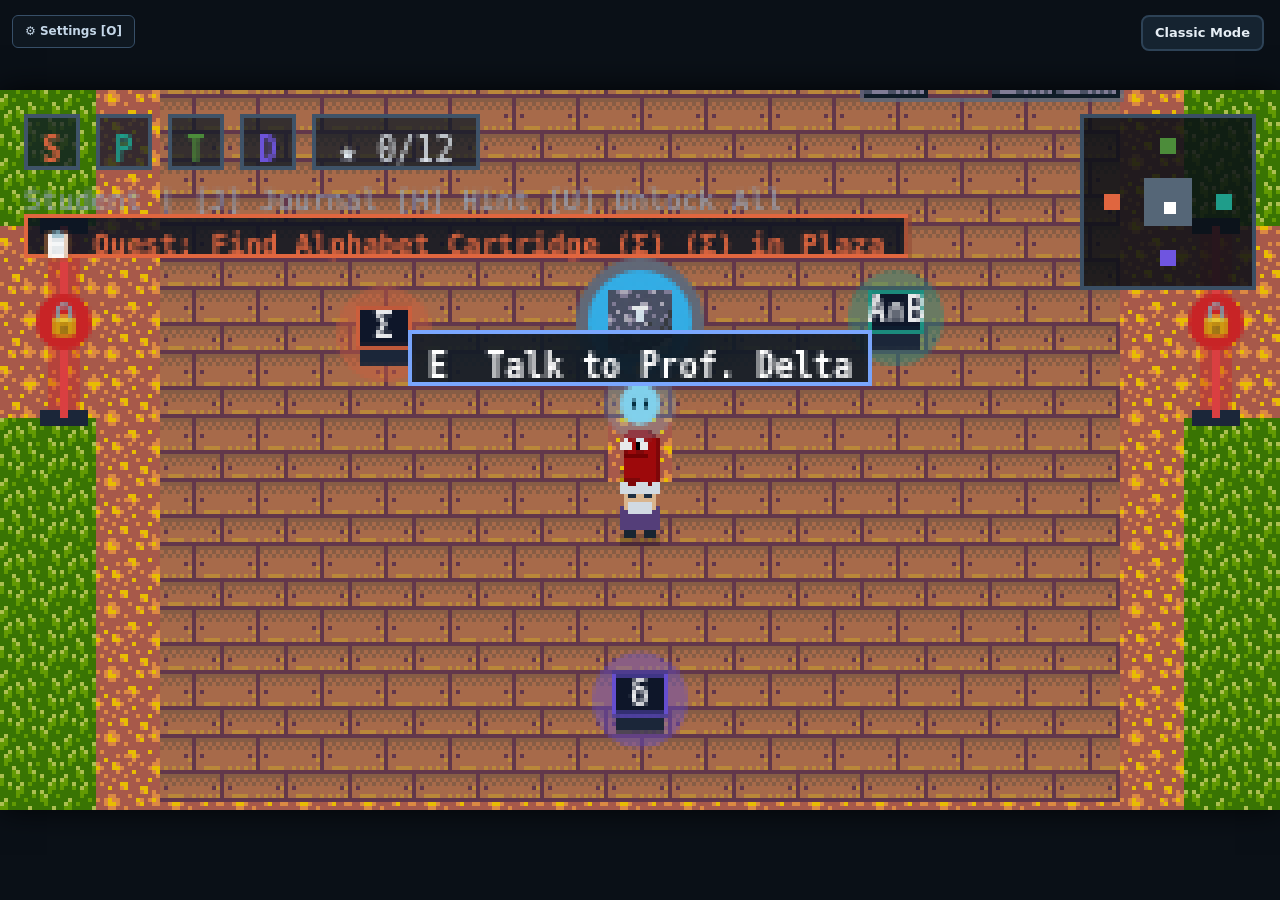
<file: index.html>
<!DOCTYPE html>
<html lang="en">
<head>
  <meta charset="utf-8">
  <meta name="viewport" content="width=device-width, initial-scale=1, viewport-fit=cover">
  <title>Automata City</title>
  <link rel="stylesheet" href="css/style.css">
  <link rel="stylesheet" href="css/game.css">
</head>
<body class="game-active">
  <!-- Mode Switcher & Quick Controls -->
  <div class="top-nav-bar">
    <button id="mode-toggle-btn" class="mode-toggle">Classic Mode</button>
    <button id="quick-settings-btn" class="settings-toggle-btn" aria-label="Game Settings">⚙ Settings [O]</button>
  </div>

  <!-- World Game Canvas View -->
  <div id="game-container">
    <canvas id="game"></canvas>
  </div>

  <!-- Classic Mode & Dialog View Host -->
  <div id="app"></div>

  <!-- Modal Overlays -->
  <div id="exam-modal" class="modal-overlay" role="dialog" aria-modal="true" aria-hidden="true"></div>
  <div id="cert-modal" class="modal-overlay" role="dialog" aria-modal="true" aria-hidden="true"></div>
  <div id="settings-modal" class="modal-overlay" role="dialog" aria-modal="true" aria-hidden="true"></div>

  <!-- On-Screen Touch Controls (Mobile D-Pad & Actions) -->
  <div id="touch-controls" class="touch-controls" aria-hidden="true">
    <div class="touch-dpad">
      <button class="touch-btn touch-up" data-touch="up" aria-label="Up">▲</button>
      <button class="touch-btn touch-left" data-touch="left" aria-label="Left">◀</button>
      <div class="touch-dpad-center"></div>
      <button class="touch-btn touch-right" data-touch="right" aria-label="Right">▶</button>
      <button class="touch-btn touch-down" data-touch="down" aria-label="Down">▼</button>
    </div>
    <div class="touch-actions">
      <button class="touch-btn touch-act touch-act-sub" data-touch="settings" aria-label="Settings">⚙</button>
      <button class="touch-btn touch-act touch-act-sub" data-touch="hint" aria-label="Hint">H</button>
      <button class="touch-btn touch-act touch-act-sub" data-touch="journal" aria-label="Journal">J</button>
      <button class="touch-btn touch-act touch-act-main" data-touch="interact" aria-label="Interact">E</button>
    </div>
  </div>

  <!-- Core Namespace & State -->
  <script src="js/core/ac.js"></script>
  <script src="js/core/progress.js"></script>

  <!-- Engine Modules -->
  <script src="js/engine/render.js"></script>
  <script src="js/engine/loop.js"></script>
  <script src="js/engine/input.js"></script>
  <script src="js/engine/camera.js"></script>
  <script src="js/engine/tilemap.js"></script>
  <script src="js/engine/collide.js"></script>
  <script src="js/engine/audio.js"></script>

  <!-- Pure Theory Logic Modules -->
  <script src="js/logic/strings.js"></script>
  <script src="js/logic/sets.js"></script>
  <script src="js/logic/tree.js"></script>
  <script src="js/logic/dfa.js"></script>
  <script src="js/logic/quiz.js"></script>
  <script src="js/logic/exam-gen.js"></script>

  <!-- Mountable District Views & Lecture Shell -->
  <script src="js/lessons/shell.js"></script>
  <script src="js/lessons/lesson-player.js"></script>
  <script src="js/lessons/drawings.js"></script>
  <script src="js/lessons/str.js"></script>
  <script src="js/lessons/set.js"></script>
  <script src="js/lessons/tree.js"></script>
  <script src="js/lessons/dfa.js"></script>
  <script src="js/lessons/lessons-data.js"></script>

  <!-- World Modules -->
  <script src="js/world/tiles.js"></script>
  <script src="js/world/map-data.js"></script>
  <script src="js/world/districts.js"></script>
  <script src="js/world/quests.js"></script>
  <script src="js/world/triggers.js"></script>
  <script src="js/world/hud.js"></script>
  <script src="js/world/dialogue.js"></script>
  <script src="js/world/shards.js"></script>
  <script src="js/world/journal.js"></script>
  <script src="js/world/npcs.js"></script>
  <script src="js/world/companion.js"></script>
  <script src="js/world/dressing.js"></script>
  <script src="js/world/atmosphere.js"></script>
  <script src="js/world/title.js"></script>
  <script src="js/world/tower.js"></script>
  <script src="js/world/certificate.js"></script>
  <script src="js/world/settings.js"></script>
  <script src="js/world/touch.js"></script>
  <script src="js/world/player.js"></script>
  <script src="js/world/game.js"></script>

  <!-- Classic Mode & Entry Bootstrapper -->
  <script src="js/classic.js"></script>
  <script src="js/main.js"></script>
</body>
</html>
</file>
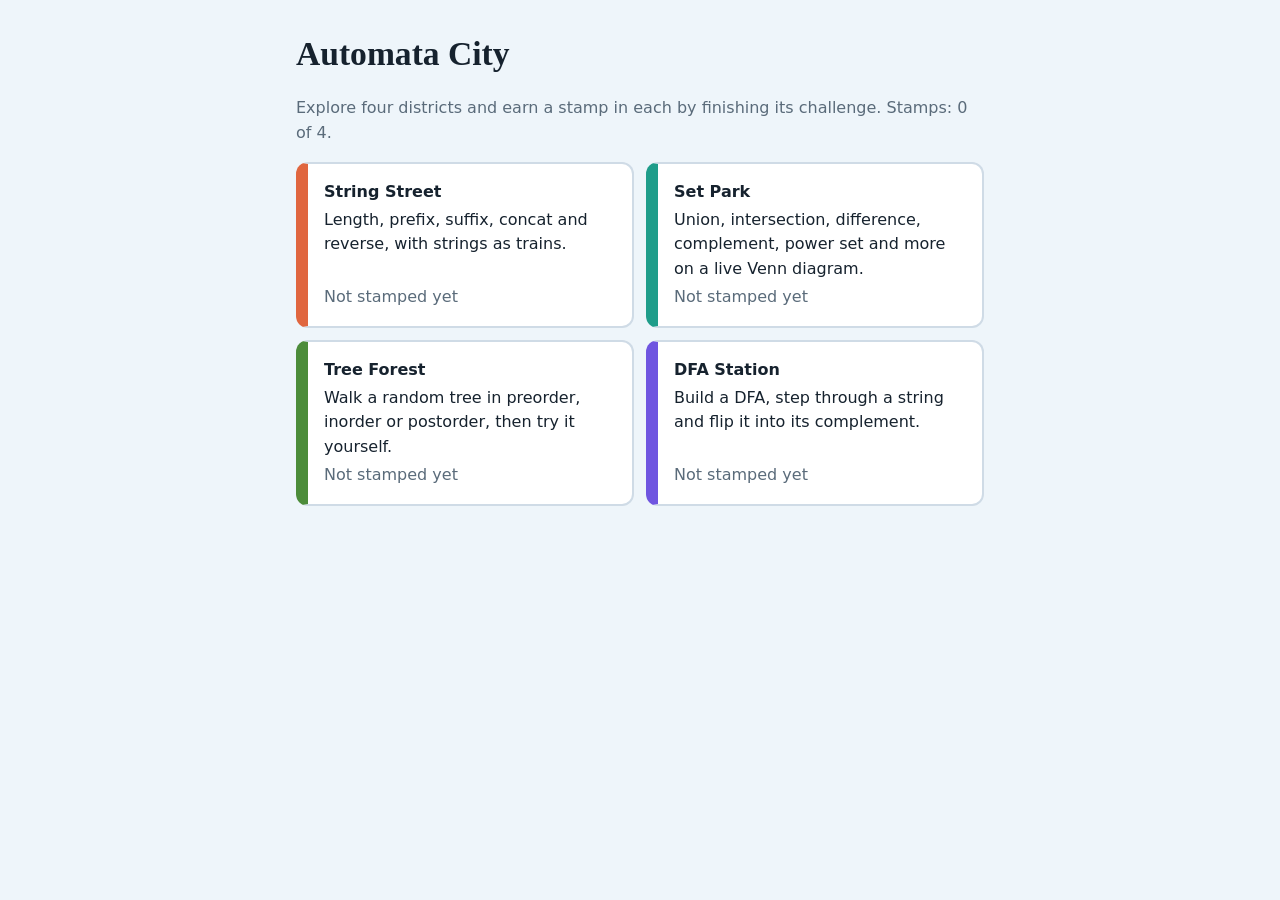
<file: legacy/index.html>
<!doctype html><html><head><meta charset=utf8><meta name=viewport content="width=device-width,initial-scale=1,viewport-fit=cover"><style>:root{color-scheme:light;box-sizing:border-box;padding-top:env(safe-area-inset-top,0px);padding-bottom:env(safe-area-inset-bottom,0px)}html{scroll-padding-top:env(safe-area-inset-top,0px)}body{margin:0;padding:0;font:14px -apple-system,BlinkMacSystemFont,sans-serif;background:#fff;color:#000}img{max-width:100%}[hidden]:not([hidden=until-found i]){display:none!important}</style></head><body>
<!DOCTYPE html>
<html lang="en">
<head>
<meta charset="utf-8">
<meta name="viewport" content="width=device-width, initial-scale=1, viewport-fit=cover">
<title>Automata City</title>
<link rel="stylesheet" href="css/style.css">
</head>
<body>
<div id="app"></div>

<!-- Load order matters: core first, then one file per district, app.js last. -->
<script src="js/core.js"></script>
<script src="js/strings.js"></script>
<script src="js/sets.js"></script>
<script src="js/tree.js"></script>
<script src="js/dfa.js"></script>
<script src="js/app.js"></script>
</body>
</html>

</body></html>
</file>
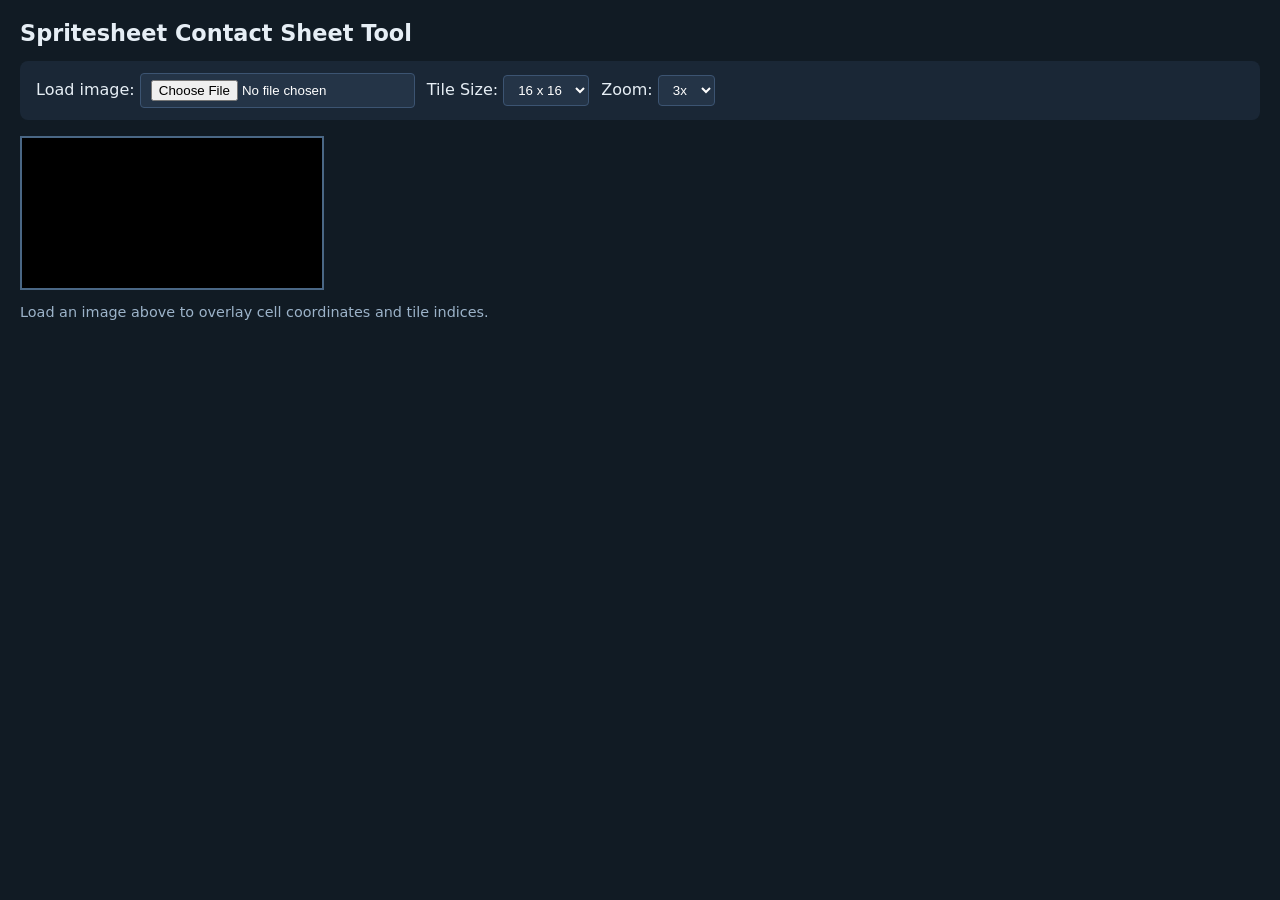
<file: tools/contact-sheet.html>
<!DOCTYPE html>
<html lang="en">
<head>
  <meta charset="UTF-8">
  <title>Automata City — Spritesheet Contact Sheet Tool</title>
  <style>
    body {
      font-family: system-ui, -apple-system, sans-serif;
      background: #111b24;
      color: #e6eef5;
      padding: 20px;
      margin: 0;
    }
    h1 { margin-top: 0; font-size: 1.4rem; }
    .controls {
      display: flex;
      gap: 12px;
      align-items: center;
      margin-bottom: 16px;
      background: #1a2736;
      padding: 12px 16px;
      border-radius: 8px;
    }
    input, button, select {
      background: #243447;
      color: #fff;
      border: 1px solid #3c5472;
      padding: 6px 10px;
      border-radius: 4px;
    }
    .sheet-container {
      position: relative;
      display: inline-block;
      border: 2px solid #4a6785;
      background: #000;
      image-rendering: pixelated;
    }
    canvas {
      display: block;
      image-rendering: pixelated;
    }
    .info {
      margin-top: 10px;
      font-size: 0.9rem;
      color: #9cb3c9;
    }
  </style>
</head>
<body>
  <h1>Spritesheet Contact Sheet Tool</h1>
  <div class="controls">
    <label>Load image: <input type="file" id="file-input" accept="image/*"></label>
    <label>Tile Size:
      <select id="tile-size">
        <option value="16" selected>16 x 16</option>
        <option value="24">16 x 24</option>
        <option value="32">32 x 32</option>
      </select>
    </label>
    <label>Zoom:
      <select id="zoom">
        <option value="2">2x</option>
        <option value="3" selected>3x</option>
        <option value="4">4x</option>
      </select>
    </label>
  </div>
  <div class="sheet-container">
    <canvas id="view-canvas"></canvas>
  </div>
  <div id="info" class="info">Load an image above to overlay cell coordinates and tile indices.</div>

  <script>
    const fileInput = document.getElementById('file-input');
    const tileSizeSelect = document.getElementById('tile-size');
    const zoomSelect = document.getElementById('zoom');
    const canvas = document.getElementById('view-canvas');
    const ctx = canvas.getContext('2d');
    const info = document.getElementById('info');

    let currentImg = null;

    function render() {
      if (!currentImg) return;
      const tw = parseInt(tileSizeSelect.value, 10);
      const th = tw === 24 ? 24 : tw;
      const zoom = parseInt(zoomSelect.value, 10);

      const cols = Math.floor(currentImg.width / tw);
      const rows = Math.floor(currentImg.height / th);

      canvas.width = currentImg.width * zoom;
      canvas.height = currentImg.height * zoom;

      ctx.imageSmoothingEnabled = false;
      ctx.drawImage(currentImg, 0, 0, canvas.width, canvas.height);

      ctx.font = `${Math.max(9, zoom * 3.5)}px monospace`;
      ctx.textAlign = 'center';
      ctx.textBaseline = 'middle';

      for (let r = 0; r < rows; r++) {
        for (let c = 0; c < cols; c++) {
          const idx = r * cols + c;
          const x = c * tw * zoom;
          const y = r * th * zoom;
          const w = tw * zoom;
          const h = th * zoom;

          // Grid line
          ctx.strokeStyle = 'rgba(255, 255, 255, 0.4)';
          ctx.lineWidth = 1;
          ctx.strokeRect(x + 0.5, y + 0.5, w, h);

          // Index tag
          ctx.fillStyle = 'rgba(0, 0, 0, 0.65)';
          ctx.fillRect(x + 2, y + 2, 22 * (zoom / 2), 12 * (zoom / 2));
          ctx.fillStyle = '#fffa65';
          ctx.fillText(idx, x + 12 * (zoom / 2), y + 8 * (zoom / 2));
        }
      }

      info.textContent = `Dimensions: ${currentImg.width}x${currentImg.height}px | Grid: ${cols} cols × ${rows} rows (${cols * rows} tiles total). Click a tile to inspect.`;
    }

    fileInput.addEventListener('change', e => {
      const file = e.target.files[0];
      if (!file) return;
      const reader = new FileReader();
      reader.onload = ev => {
        const img = new Image();
        img.onload = () => {
          currentImg = img;
          render();
        };
        img.src = ev.target.result;
      };
      reader.readAsDataURL(file);
    });

    tileSizeSelect.addEventListener('change', render);
    zoomSelect.addEventListener('change', render);
  </script>
</body>
</html>
</file>
<file: css/style.css>
/* ===== Theme colors (light, dark by system, or forced with data-theme) ===== */
:root{--bg:#eef5fa;--card:#fff;--ink:#16222e;--mut:#5a6b7a;--ln:#cfdbe6;--ac:#2f5fd0;--onac:#fff;--ok:#0d7a52;--bad:#c93434;--pa:#127a6b;--sa:#c4492a;--oncar:#fff;box-sizing:border-box;padding-top:env(safe-area-inset-top,0px);padding-bottom:env(safe-area-inset-bottom,0px)}
@media(prefers-color-scheme:dark){:root:not([data-theme="light"]){--bg:#101b26;--card:#182735;--ink:#e6eef5;--mut:#93a6b6;--ln:#2d4256;--ac:#7aa7ff;--onac:#0b1a33;--ok:#4fdc9d;--bad:#ff7a7a;--pa:#2fb59f;--sa:#ff8c68;--oncar:#0b1a22}}
:root[data-theme="dark"]{--bg:#101b26;--card:#182735;--ink:#e6eef5;--mut:#93a6b6;--ln:#2d4256;--ac:#7aa7ff;--onac:#0b1a33;--ok:#4fdc9d;--bad:#ff7a7a;--pa:#2fb59f;--sa:#ff8c68;--oncar:#0b1a22}

/* ===== Base ===== */
html{scroll-padding-top:env(safe-area-inset-top,0px)}
*{box-sizing:border-box}
body{margin:0;background:var(--bg);color:var(--ink);font:16px/1.55 system-ui,sans-serif}
#app{max-width:720px;margin:0 auto;padding:18px 16px 40px}
h1,h2{font-family:Georgia,serif;margin:.3em 0}
h1{font-size:2.1rem}
.mut{color:var(--mut)}
.bad{color:var(--bad)}
.ok{color:var(--ok)}

/* ===== Controls ===== */
button,select{font:inherit;color:var(--ink);background:var(--card);border:2px solid var(--ln);border-radius:10px;padding:7px 12px;margin:3px 4px 3px 0;cursor:pointer}
button:focus-visible,input:focus-visible,select:focus-visible,.tn:focus-visible{outline:3px solid var(--ac);outline-offset:2px}
.pri,.chip.on{background:var(--ac);color:var(--onac);border-color:var(--ac)}
.chip{width:40px;height:40px;border-radius:50%;padding:0}
input:not([type]){background:var(--card);color:var(--ink);border:2px solid var(--ln);border-radius:8px;padding:6px 8px;font:inherit;width:9.5em}
.f{display:flex;flex-wrap:wrap;gap:6px;align-items:center;margin:8px 0}

/* ===== City map (home screen) ===== */
.map{display:grid;grid-template-columns:repeat(auto-fit,minmax(240px,1fr));gap:12px;margin-top:14px}
.dist{display:flex;flex-direction:column;align-items:flex-start;text-align:left;gap:3px;margin:0;padding:16px;min-height:120px;border-left:12px solid var(--c);border-radius:12px}
.dist em{font-style:normal;margin-top:auto;color:var(--mut)}
.dist.st em{color:var(--ok);font-weight:600}

/* ===== Challenge banner ===== */
.ch{border:2px dashed var(--ln);border-radius:10px;padding:10px 12px;margin:14px 0}
.ch.done{border:2px solid var(--ok);color:var(--ok);font-weight:600}

/* ===== String Street (train cars) ===== */
.row{display:flex;flex-wrap:wrap;gap:3px;margin:4px 0}
.car{font:700 1.1rem/1 Georgia,serif;font-style:normal;min-width:30px;height:34px;display:inline-flex;align-items:center;justify-content:center;border-radius:6px;color:var(--oncar)}
.car.p{background:var(--pa)}
.car.s{background:var(--sa)}
.car.e{background:var(--ln);color:var(--ink)}

/* ===== Tables ===== */
table{border-collapse:collapse;width:100%}
th,td{padding:6px 8px;border:1px solid var(--ln);text-align:center}
.ot{background:var(--card)}
.ot th,.ot td{text-align:left;vertical-align:top}
.ot th{white-space:nowrap}
.sc{overflow-x:auto;background:var(--card);border-radius:10px;margin:8px 0}

/* ===== SVG drawings (Venn, tree, DFA) ===== */
svg{background:var(--card);border:1px solid var(--ln);border-radius:10px;margin:8px 0}
.vc{fill:color-mix(in srgb,var(--ac) 14%,transparent);stroke:var(--ac);stroke-width:2}
.el,.nd{fill:var(--card);stroke:var(--ink);stroke-width:1.5}
.el.hl{fill:var(--ac);stroke:var(--ac)}
.el.cur{stroke:var(--ok);stroke-width:4}
.el.hl+.qn{fill:var(--onac)}
.qn{fill:var(--ink);font:13px system-ui}
.ed{fill:none;stroke:var(--mut);stroke-width:1.5}
.ar{fill:var(--mut)}
.lb{fill:var(--sa);font:700 12px system-ui}
.tn{cursor:pointer}

/* ===== Accessibility ===== */
@media(prefers-reduced-motion:reduce){*{transition:none!important}}
</file>
<file: css/game.css>
/* game.css: Canvas layout, letterboxing, mode toggle, lecture modal, and dialogue cards. */

#game-container {
  position: fixed;
  top: 0;
  left: 0;
  width: 100vw;
  height: 100vh;
  display: flex;
  align-items: center;
  justify-content: center;
  background: #0a1017;
  overflow: hidden;
  z-index: 1;
}

canvas#game {
  display: block;
  image-rendering: -moz-crisp-edges;
  image-rendering: pixelated;
  image-rendering: crisp-edges;
  box-shadow: 0 0 30px rgba(0, 0, 0, 0.8);
}

/* Mode toggle button in the top-right corner */
.mode-toggle {
  position: fixed;
  top: 12px;
  right: 12px;
  z-index: 100;
  background: rgba(24, 39, 53, 0.85);
  color: #e6eef5;
  border: 2px solid #2d4256;
  border-radius: 8px;
  padding: 6px 12px;
  font-size: 13px;
  font-weight: 600;
  cursor: pointer;
  backdrop-filter: blur(4px);
  transition: all 0.15s ease;
}

.mode-toggle:hover {
  background: #2f5fd0;
  border-color: #7aa7ff;
}

/* Classic Mode container overlay */
#app {
  position: relative;
  z-index: 10;
  background: var(--bg);
  min-height: 100vh;
}

body.game-active #app {
  display: none;
}

body.classic-active #game-container {
  display: none;
}

/* ===== Lecture Overlay Modal (#lecture) ===== */
#lecture {
  position: fixed;
  top: 0;
  left: 0;
  width: 100vw;
  height: 100vh;
  background: rgba(10, 16, 23, 0.75);
  backdrop-filter: blur(5px);
  z-index: 200;
  display: flex;
  align-items: center;
  justify-content: center;
  padding: 16px;
  box-sizing: border-box;
}

#lecture[hidden] {
  display: none !important;
}

.lecture-content {
  background: #182735;
  color: #e6eef5;
  width: 100%;
  max-width: 700px;
  max-height: 90vh;
  border-radius: 14px;
  border: 3px solid var(--district-accent, #2f5fd0);
  box-shadow: 0 10px 40px rgba(0, 0, 0, 0.85);
  display: flex;
  flex-direction: column;
  overflow: hidden;
}

.lecture-header {
  display: flex;
  align-items: center;
  justify-content: space-between;
  padding: 12px 18px;
  background: #101b26;
  border-bottom: 2px solid #2d4256;
  border-top: 4px solid var(--district-accent, #2f5fd0);
}

.lecture-header h2 {
  margin: 0;
  font-size: 1.4rem;
  color: var(--district-accent, #7aa7ff);
}

.lecture-tabs {
  display: flex;
  gap: 6px;
}

.lecture-tabs button {
  background: #182735;
  color: #93a6b6;
  border: 1px solid #2d4256;
  border-radius: 6px;
  padding: 6px 14px;
  font-weight: 600;
  font-size: 13px;
  cursor: pointer;
  transition: all 0.15s ease;
}

.lecture-tabs button.active {
  background: var(--district-accent, #2f5fd0);
  color: #ffffff;
  border-color: var(--district-accent, #2f5fd0);
}

.lecture-close-btn {
  background: transparent;
  color: #93a6b6;
  border: none;
  font-size: 1.2rem;
  cursor: pointer;
  padding: 4px 8px;
}

.lecture-close-btn:hover {
  color: #ffffff;
}

.lecture-body {
  padding: 16px 20px;
  overflow-y: auto;
  flex: 1;
}

.chalk-board {
  background: #101b26;
  border: 2px dashed #2d4256;
  border-radius: 10px;
  padding: 24px;
  text-align: center;
  margin: 12px 0;
}

/* ===== Dialogue Box (#dialogue-box) ===== */
#dialogue-box {
  position: fixed;
  bottom: 24px;
  left: 50%;
  transform: translateX(-50%);
  width: calc(100% - 32px);
  max-width: 640px;
  z-index: 150;
}

#dialogue-box[hidden] {
  display: none !important;
}

.dialogue-card {
  background: rgba(16, 27, 38, 0.95);
  border: 2px solid #7aa7ff;
  border-radius: 12px;
  padding: 16px 20px;
  box-shadow: 0 8px 30px rgba(0, 0, 0, 0.8);
  color: #e6eef5;
  cursor: pointer;
  backdrop-filter: blur(8px);
}

.dialogue-speaker {
  font-weight: 700;
  font-size: 14px;
  color: #7aa7ff;
  margin-bottom: 6px;
  text-transform: uppercase;
  letter-spacing: 0.5px;
}

.dialogue-body {
  font-size: 15px;
  line-height: 1.5;
  min-height: 44px;
}

.dialogue-hint {
  font-size: 11px;
  color: #93a6b6;
  text-align: right;
  margin-top: 8px;
}

/* --- Milestone 3: Blackboard & CRT Lesson Skins --- */
.lesson-player-wrapper {
  display: flex;
  flex-direction: column;
  gap: 10px;
  width: 100%;
}

.lesson-board {
  border-radius: 8px;
  padding: 14px;
  min-height: 330px;
  display: flex;
  flex-direction: column;
  box-shadow: inset 0 2px 10px rgba(0, 0, 0, 0.6);
  position: relative;
  overflow: hidden;
}

.board-chalk {
  background-color: #1a2420;
  border: 4px solid #3d2c1e;
  color: #f0f4f0;
  box-shadow: inset 0 0 40px rgba(0, 0, 0, 0.7), 0 4px 12px rgba(0, 0, 0, 0.5);
}

.board-crt {
  background-color: #0b1411;
  border: 4px solid #1f3b2f;
  color: #5af09a;
  box-shadow: inset 0 0 60px rgba(10, 40, 20, 0.9), 0 4px 14px rgba(0, 0, 0, 0.7);
  font-family: 'Courier New', Courier, monospace;
}

.board-crt::before {
  content: " ";
  display: block;
  position: absolute;
  top: 0; left: 0; bottom: 0; right: 0;
  background: linear-gradient(rgba(18, 16, 16, 0) 50%, rgba(0, 0, 0, 0.25) 50%);
  background-size: 100% 4px;
  pointer-events: none;
  opacity: 0.6;
}

.lesson-stage {
  display: flex;
  flex-direction: column;
  flex: 1;
}

.lesson-header-bar {
  display: flex;
  align-items: center;
  gap: 12px;
  margin-bottom: 8px;
  border-bottom: 1px dashed rgba(255, 255, 255, 0.2);
  padding-bottom: 6px;
}

.lesson-step-badge {
  font-size: 11px;
  font-weight: 700;
  text-transform: uppercase;
  letter-spacing: 0.5px;
  background: rgba(255, 255, 255, 0.15);
  padding: 3px 8px;
  border-radius: 4px;
}

.board-crt .lesson-step-badge {
  background: rgba(90, 240, 154, 0.2);
  color: #5af09a;
}

.lesson-step-title {
  margin: 0;
  font-size: 15px;
  font-weight: 600;
}

.lesson-canvas-container {
  min-height: 160px;
  display: flex;
  align-items: center;
  justify-content: center;
  margin: 6px 0;
}

.lesson-narration {
  background: rgba(0, 0, 0, 0.35);
  border-radius: 6px;
  padding: 10px 14px;
  margin-top: auto;
  border-left: 3px solid var(--district-accent, #7aa7ff);
}

.lesson-say-text {
  margin: 0;
  font-size: 14px;
  line-height: 1.45;
}

.lesson-nav-bar {
  display: flex;
  align-items: center;
  justify-content: space-between;
  gap: 10px;
  padding: 4px 0;
}

.lesson-dots {
  display: flex;
  gap: 6px;
  align-items: center;
}

.lesson-dot {
  width: 10px;
  height: 10px;
  border-radius: 50%;
  border: 1px solid rgba(255, 255, 255, 0.4);
  background: transparent;
  padding: 0;
  cursor: pointer;
  transition: all 0.15s ease;
}

.lesson-dot.active {
  background: #f0f4f0;
  transform: scale(1.25);
  border-color: #fff;
}

.board-crt ~ .lesson-controls .lesson-dot.active {
  background: #5af09a;
  border-color: #5af09a;
  box-shadow: 0 0 6px #5af09a;
}

.chalk-train-track {
  display: flex;
  align-items: center;
  gap: 6px;
  overflow-x: auto;
  padding: 10px 4px;
}

.train-cars-row {
  display: flex;
  align-items: center;
  gap: 4px;
}

.train-car {
  background: rgba(255, 255, 255, 0.12);
  border: 2px solid #f0f4f0;
  border-radius: 4px;
  padding: 6px 12px;
  font-size: 18px;
  font-weight: bold;
  position: relative;
  min-width: 32px;
  text-align: center;
}

.car-prefix {
  border-color: #7aa7ff;
  background: rgba(122, 167, 255, 0.2);
}

.car-suffix {
  border-color: #ffaa55;
  background: rgba(255, 170, 85, 0.2);
}

.car-highlight {
  border-color: #ffe066;
  background: rgba(255, 224, 102, 0.25);
}

.train-cut-marker {
  font-size: 16px;
  margin: 0 2px;
}

.train-coupler {
  font-size: 14px;
  margin: 0 4px;
}

.chalk-svg {
  max-width: 100%;
  height: auto;
}

.venn-rect {
  fill: rgba(0, 0, 0, 0.25);
  stroke: rgba(255, 255, 255, 0.3);
  stroke-width: 1.5;
}

.venn-circle {
  fill: rgba(255, 255, 255, 0.08);
  stroke: #f0f4f0;
  stroke-width: 2;
}

.circle-a { stroke: #e0663f; }
.circle-b { stroke: #1f9d8a; }

.hl-circle {
  fill: rgba(255, 255, 255, 0.2);
}

.token-bg {
  fill: #222;
  stroke: #fff;
  stroke-width: 1;
}

.token-text {
  fill: #fff;
  font-size: 11px;
  font-weight: bold;
}

.venn-label, .venn-set-title {
  fill: #fff;
  font-weight: bold;
}

.venn-caption {
  text-align: center;
  font-size: 13px;
  margin-top: 4px;
  color: #c4d4c8;
}

.tree-edge {
  stroke: rgba(255, 255, 255, 0.4);
  stroke-width: 2;
}

.node-circle {
  fill: #16241b;
  stroke: #4c8c3a;
  stroke-width: 2;
}

.node-text {
  fill: #fff;
  font-size: 12px;
  font-weight: bold;
}

.node-active .node-circle {
  fill: #4c8c3a;
  stroke: #ffe066;
  stroke-width: 3;
}

.node-visited .node-circle {
  stroke: #7aa7ff;
  fill: #1d3627;
}

.tree-legend {
  text-align: center;
  margin-top: 6px;
  font-size: 13px;
}

.tree-call-stack {
  background: rgba(0, 0, 0, 0.4);
  border-radius: 4px;
  padding: 6px 10px;
  font-family: monospace;
  font-size: 11px;
  margin-top: 6px;
}

.dfa-outer-circle {
  fill: #0c1a14;
  stroke: #5af09a;
  stroke-width: 2;
}

.dfa-inner-circle {
  fill: transparent;
  stroke: #5af09a;
  stroke-width: 1.5;
}

.dfa-state-label {
  fill: #5af09a;
  font-size: 12px;
  font-weight: bold;
}

.state-active .dfa-outer-circle {
  fill: #164028;
  stroke: #fff;
  filter: drop-shadow(0 0 6px #5af09a);
}

.dfa-arrow {
  fill: none;
  stroke: #45b374;
  stroke-width: 1.5;
}

.dfa-symbol-label {
  fill: #98ffc0;
  font-size: 11px;
}

.dfa-tape-container {
  display: flex;
  align-items: center;
  gap: 8px;
  background: rgba(0, 0, 0, 0.4);
  padding: 6px 12px;
  border-radius: 4px;
  margin-top: 8px;
}

.dfa-tape-strip {
  display: flex;
  gap: 4px;
}

.tape-cell {
  background: #14291e;
  border: 1px solid #5af09a;
  padding: 2px 8px;
  font-weight: bold;
  position: relative;
}

.tape-head {
  border-color: #fff;
  background: #1f4d36;
}

.tape-pointer {
  position: absolute;
  bottom: -12px;
  left: 50%;
  transform: translateX(-50%);
  font-size: 8px;
  color: #fff;
}

.status-accept {
  color: #5af09a;
  font-weight: bold;
  margin-left: auto;
}

.status-reject {
  color: #ff6666;
  font-weight: bold;
  margin-left: auto;
}

.quiz-options-list {
  display: grid;
  grid-template-columns: 1fr 1fr;
  gap: 8px;
  margin: 12px 0;
}

.quiz-option-btn {
  background: rgba(255, 255, 255, 0.08);
  border: 1px solid rgba(255, 255, 255, 0.2);
  color: #fff;
  border-radius: 6px;
  padding: 8px 12px;
  text-align: left;
  cursor: pointer;
  display: flex;
  gap: 8px;
  transition: all 0.15s ease;
}

.quiz-option-btn:hover:not([disabled]) {
  background: rgba(255, 255, 255, 0.16);
  border-color: #fff;
}

.quiz-option-btn.correct {
  background: rgba(46, 160, 67, 0.35);
  border-color: #2ea043;
}

.quiz-option-btn.incorrect {
  background: rgba(218, 54, 51, 0.35);
  border-color: #da3633;
}

.quiz-feedback {
  background: rgba(0, 0, 0, 0.3);
  padding: 10px 14px;
  border-radius: 6px;
  margin-top: 8px;
}

.quiz-feedback.pass {
  border-left: 3px solid #2ea043;
}

.quiz-feedback.retry {
  border-left: 3px solid #da3633;
}

.quiz-action-bar {
  display: flex;
  justify-content: flex-end;
  margin-top: 8px;
}

.quiz-complete {
  text-align: center;
  padding: 20px;
}

.chalk-symbol-large {
  font-size: 48px;
  color: #2ea043;
  margin-bottom: 8px;
}

/* --- Milestone 4: Theory Journal & Title Screen --- */
#journal-modal {
  position: fixed;
  inset: 0;
  display: flex;
  align-items: center;
  justify-content: center;
  background: rgba(8, 14, 22, 0.85);
  backdrop-filter: blur(8px);
  z-index: 200;
}

#journal-modal[hidden] {
  display: none !important;
}

.journal-dialog {
  background: #111a24;
  border: 2px solid #3b5066;
  border-radius: 12px;
  width: 90%;
  max-width: 680px;
  max-height: 85vh;
  display: flex;
  flex-direction: column;
  box-shadow: 0 12px 40px rgba(0, 0, 0, 0.8);
  color: #e6eef5;
  overflow: hidden;
}

.journal-header {
  display: flex;
  justify-content: space-between;
  align-items: center;
  padding: 16px 20px;
  background: #182535;
  border-bottom: 1px solid #2a3c50;
}

.journal-header h2 {
  margin: 0;
  font-size: 18px;
}

.journal-counter {
  font-size: 12px;
  color: #fffa65;
  font-weight: bold;
}

.journal-close-btn {
  background: transparent;
  border: none;
  color: #9cb3c9;
  font-size: 20px;
  cursor: pointer;
  padding: 4px 8px;
  border-radius: 4px;
}

.journal-close-btn:hover {
  background: rgba(255, 255, 255, 0.1);
  color: #fff;
}

.journal-grid {
  display: grid;
  grid-template-columns: repeat(auto-fill, minmax(140px, 1fr));
  gap: 12px;
  padding: 16px 20px;
  overflow-y: auto;
}

.journal-card {
  background: #182330;
  border: 1px solid #2c3f54;
  border-radius: 8px;
  padding: 12px 10px;
  display: flex;
  flex-direction: column;
  align-items: center;
  text-align: center;
}

.journal-card.collected {
  border-top: 3px solid var(--card-accent, #7aa7ff);
  background: #152230;
}

.journal-card.locked {
  opacity: 0.6;
  border-style: dashed;
}

.journal-symbol {
  font-size: 26px;
  font-weight: bold;
  margin-bottom: 4px;
  min-height: 32px;
  display: flex;
  align-items: center;
}

.journal-name {
  font-size: 12px;
  font-weight: bold;
  color: #fff;
  margin-bottom: 2px;
}

.journal-district {
  font-size: 10px;
  font-weight: 600;
  text-transform: uppercase;
  letter-spacing: 0.5px;
  margin-bottom: 6px;
}

.journal-def {
  font-size: 11px;
  line-height: 1.35;
  color: #9cb3c9;
  margin-top: auto;
}

.journal-footer {
  padding: 10px 20px;
  background: #141f2c;
  border-top: 1px solid #243547;
  text-align: center;
  color: #8da4bb;
}

/* Title Screen */
.title-overlay {
  position: fixed;
  inset: 0;
  display: flex;
  align-items: center;
  justify-content: center;
  background: rgba(6, 11, 18, 0.92);
  z-index: 300;
}

.title-overlay[hidden] {
  display: none !important;
}

.title-card {
  background: #111b26;
  border: 2px solid #374f68;
  border-radius: 14px;
  padding: 28px 32px;
  max-width: 440px;
  width: 90%;
  text-align: center;
  box-shadow: 0 16px 50px rgba(0, 0, 0, 0.9);
}

.title-logo-badge {
  font-size: 10px;
  letter-spacing: 1px;
  color: #7aa7ff;
  font-weight: 700;
  margin-bottom: 8px;
}

.title-heading {
  margin: 0;
  font-size: 26px;
  letter-spacing: 1.5px;
  color: #fff;
  text-shadow: 0 2px 8px rgba(122, 167, 255, 0.5);
}

.title-tagline {
  font-size: 13px;
  color: #9cb3c9;
  margin: 6px 0 20px;
}

.title-form {
  display: flex;
  flex-direction: column;
  gap: 16px;
  text-align: left;
}

.title-input-label {
  display: flex;
  flex-direction: column;
  gap: 6px;
  font-size: 12px;
  font-weight: 600;
  color: #c5d7e8;
}

.title-input-label input {
  background: #1a2736;
  border: 1px solid #374f68;
  color: #fff;
  padding: 8px 12px;
  border-radius: 6px;
  font-size: 14px;
}

.sprite-options-grid {
  display: grid;
  grid-template-columns: 1fr 1fr;
  gap: 8px;
  margin-top: 4px;
}

.sprite-opt-btn {
  background: #192534;
  border: 1px solid #33485e;
  border-radius: 6px;
  padding: 8px 10px;
  display: flex;
  align-items: center;
  gap: 8px;
  color: #e6eef5;
  cursor: pointer;
  transition: all 0.15s ease;
}

.sprite-opt-btn:hover {
  background: #223246;
  border-color: #557599;
}

.sprite-opt-btn.active {
  border-color: var(--spr-color, #7aa7ff);
  background: rgba(122, 167, 255, 0.15);
  box-shadow: 0 0 8px rgba(122, 167, 255, 0.3);
}

.sprite-swatch {
  width: 14px;
  height: 14px;
  border-radius: 3px;
}

.sprite-label {
  font-size: 11px;
  font-weight: 600;
}

.title-actions {
  display: flex;
  flex-direction: column;
  gap: 8px;
  margin-top: 8px;
}

.btn-large {
  padding: 10px 16px;
  font-size: 14px;
}

/* ==========================================================================
   MILESTONE 6: FINALE & SHIP (Top Nav, Exam, Certificate, Settings, Touch, Print)
   ========================================================================== */

/* Top Navigation Bar */
.top-nav-bar {
  position: fixed;
  top: 12px;
  left: 12px;
  display: flex;
  gap: 8px;
  z-index: 100;
}

.settings-toggle-btn {
  background: rgba(17, 26, 36, 0.85);
  color: #c5d7e8;
  border: 1px solid #374f68;
  padding: 6px 12px;
  border-radius: 6px;
  font-size: 12px;
  font-weight: 600;
  cursor: pointer;
  backdrop-filter: blur(4px);
  transition: all 0.15s ease;
}

.settings-toggle-btn:hover {
  background: #1e2c3c;
  color: #fff;
  border-color: #557599;
}

/* Modal Overlay Generic */
.modal-overlay {
  position: fixed;
  inset: 0;
  display: none;
  align-items: center;
  justify-content: center;
  background: rgba(6, 11, 18, 0.88);
  backdrop-filter: blur(8px);
  z-index: 250;
}

.modal-overlay.active {
  display: flex !important;
}

/* Exam Tower Cards */
.exam-card {
  background: #111a24;
  border: 2px solid #374f68;
  border-radius: 12px;
  width: 90%;
  max-width: 660px;
  max-height: 88vh;
  display: flex;
  flex-direction: column;
  box-shadow: 0 16px 50px rgba(0, 0, 0, 0.85);
  color: #e6eef5;
  overflow: hidden;
}

.exam-header {
  display: flex;
  align-items: center;
  gap: 12px;
  padding: 14px 20px;
  background: #182535;
  border-bottom: 1px solid #2a3c50;
}

.exam-badge {
  font-size: 10px;
  font-weight: 700;
  padding: 3px 8px;
  border-radius: 4px;
  color: #fff;
  letter-spacing: 0.5px;
}

.exam-title {
  margin: 0;
  font-size: 16px;
  font-weight: 700;
  color: #fff;
}

.exam-progress-label {
  margin-left: auto;
  font-size: 12px;
  color: #fffa65;
  font-weight: 600;
}

.exam-close-btn {
  background: transparent;
  border: none;
  color: #9cb3c9;
  font-size: 20px;
  cursor: pointer;
  padding: 2px 8px;
  border-radius: 4px;
}

.exam-close-btn:hover {
  background: rgba(255, 255, 255, 0.1);
  color: #fff;
}

.exam-progress-bar {
  height: 4px;
  background: #1e2c3c;
  width: 100%;
}

.exam-progress-fill {
  height: 100%;
  background: #6366f1;
  transition: width 0.25s ease;
}

.exam-body {
  padding: 20px;
  overflow-y: auto;
  display: flex;
  flex-direction: column;
  gap: 16px;
}

.exam-locked-icon {
  font-size: 44px;
  text-align: center;
  margin-bottom: 4px;
}

.exam-locked-msg {
  font-size: 14px;
  text-align: center;
  line-height: 1.5;
  color: #c5d7e8;
  margin: 0;
}

.exam-stamps-status {
  display: grid;
  grid-template-columns: 1fr 1fr;
  gap: 10px;
  margin-top: 8px;
}

.exam-stamp-pill {
  display: flex;
  align-items: center;
  gap: 8px;
  padding: 8px 12px;
  border-radius: 6px;
  border: 1px solid #33485e;
  background: #162230;
  font-size: 12px;
  font-weight: 600;
}

.exam-stamp-pill.unlocked {
  border-color: var(--st-col, #10b981);
  background: rgba(16, 185, 129, 0.15);
  color: #fff;
}

.exam-stamp-pill.locked {
  opacity: 0.5;
  border-style: dashed;
}

.exam-hint {
  font-size: 13px;
  text-align: center;
  color: #9cb3c9;
  margin: 4px 0 0;
}

.exam-prompt {
  font-size: 15px;
  line-height: 1.45;
  margin: 0;
  color: #fff;
}

.exam-options {
  display: grid;
  grid-template-columns: 1fr;
  gap: 10px;
}

.exam-option-btn {
  background: #182535;
  border: 1px solid #2d3e52;
  color: #e6eef5;
  border-radius: 8px;
  padding: 10px 14px;
  display: flex;
  align-items: center;
  gap: 12px;
  cursor: pointer;
  text-align: left;
  transition: all 0.15s ease;
  font-size: 13px;
}

.exam-option-btn:hover:not([disabled]) {
  background: #22344a;
  border-color: #557599;
}

.opt-letter {
  background: #26384d;
  color: #fffa65;
  font-weight: 700;
  font-size: 11px;
  width: 22px;
  height: 22px;
  display: flex;
  align-items: center;
  justify-content: center;
  border-radius: 4px;
}

.exam-option-btn.opt-correct {
  background: rgba(16, 185, 129, 0.25);
  border-color: #10b981;
}

.exam-option-btn.opt-correct .opt-letter {
  background: #10b981;
  color: #fff;
}

.exam-option-btn.opt-incorrect {
  background: rgba(239, 68, 68, 0.25);
  border-color: #ef4444;
}

.exam-option-btn.opt-incorrect .opt-letter {
  background: #ef4444;
  color: #fff;
}

.exam-explain {
  padding: 12px 14px;
  border-radius: 6px;
  margin-top: 4px;
  border-left: 4px solid;
}

.explain-success {
  background: rgba(16, 185, 129, 0.15);
  border-color: #10b981;
}

.explain-fail {
  background: rgba(239, 68, 68, 0.15);
  border-color: #ef4444;
}

.explain-title {
  font-size: 13px;
  font-weight: 700;
  margin-bottom: 4px;
}

.explain-body {
  margin: 0;
  font-size: 12px;
  line-height: 1.4;
  color: #c5d7e8;
}

.exam-footer {
  display: flex;
  justify-content: flex-end;
  gap: 10px;
  padding: 14px 20px;
  background: #141f2c;
  border-top: 1px solid #243547;
}

.exam-hint-text {
  font-size: 12px;
  color: #8da4bb;
  margin-right: auto;
  align-self: center;
}

.exam-score-circle {
  font-size: 36px;
  font-weight: bold;
  color: #fff;
  margin-bottom: 2px;
}

.score-total {
  font-size: 20px;
  color: #9cb3c9;
}

.exam-score-pct {
  font-size: 14px;
  color: #fffa65;
  font-weight: 600;
  margin-bottom: 12px;
}

.exam-result-title {
  margin: 0 0 8px;
  font-size: 18px;
}

.exam-result-desc {
  font-size: 13px;
  line-height: 1.5;
  color: #c5d7e8;
  max-width: 480px;
  margin: 0 auto;
}

/* Certificate Modal & Canvas */
.cert-modal-dialog {
  background: #111a24;
  border: 2px solid #374f68;
  border-radius: 12px;
  width: 95%;
  max-width: 820px;
  max-height: 94vh;
  display: flex;
  flex-direction: column;
  box-shadow: 0 20px 60px rgba(0, 0, 0, 0.9);
  overflow: hidden;
}

.cert-toolbar {
  display: flex;
  justify-content: space-between;
  align-items: center;
  padding: 12px 18px;
  background: #182535;
  border-bottom: 1px solid #2a3c50;
}

.cert-title {
  font-size: 14px;
  font-weight: 700;
  color: #fffa65;
}

.cert-actions {
  display: flex;
  gap: 8px;
}

.cert-canvas-wrapper {
  padding: 16px;
  overflow: auto;
  display: flex;
  justify-content: center;
  align-items: center;
  background: #090e15;
}

.cert-canvas-wrapper canvas {
  max-width: 100%;
  height: auto;
  box-shadow: 0 8px 30px rgba(0, 0, 0, 0.7);
  border-radius: 4px;
}

/* Settings Modal */
.settings-card {
  background: #111a24;
  border: 2px solid #374f68;
  border-radius: 12px;
  width: 90%;
  max-width: 520px;
  max-height: 88vh;
  display: flex;
  flex-direction: column;
  box-shadow: 0 16px 50px rgba(0, 0, 0, 0.85);
  color: #e6eef5;
  overflow: hidden;
}

.settings-header {
  display: flex;
  justify-content: space-between;
  align-items: center;
  padding: 14px 20px;
  background: #182535;
  border-bottom: 1px solid #2a3c50;
}

.settings-title {
  margin: 0;
  font-size: 16px;
  font-weight: 700;
  color: #fff;
}

.settings-close-btn {
  background: transparent;
  border: none;
  color: #9cb3c9;
  font-size: 20px;
  cursor: pointer;
  padding: 2px 8px;
  border-radius: 4px;
}

.settings-body {
  padding: 18px 20px;
  overflow-y: auto;
  display: flex;
  flex-direction: column;
  gap: 18px;
}

.settings-row {
  display: flex;
  justify-content: space-between;
  align-items: center;
  gap: 16px;
}

.setting-info {
  display: flex;
  flex-direction: column;
  gap: 2px;
}

.setting-label {
  font-size: 13px;
  font-weight: 600;
  color: #fff;
}

.setting-sub {
  font-size: 11px;
  color: #8da4bb;
}

.btn-group {
  display: flex;
  background: #192534;
  border-radius: 6px;
  padding: 2px;
  border: 1px solid #33485e;
}

.btn-group .btn {
  border: none;
  border-radius: 4px;
  background: transparent;
  color: #9cb3c9;
  padding: 4px 10px;
  font-size: 11px;
}

.btn-group .btn.btn-active {
  background: #374f68;
  color: #fff;
  font-weight: bold;
}

.settings-section-title {
  margin: 0 0 8px;
  font-size: 12px;
  font-weight: 700;
  text-transform: uppercase;
  letter-spacing: 0.5px;
  color: #fffa65;
}

.controls-grid {
  display: grid;
  grid-template-columns: 1fr;
  gap: 6px;
  font-size: 12px;
  color: #c5d7e8;
  background: #152230;
  padding: 10px 12px;
  border-radius: 6px;
  border: 1px solid #283a4e;
}

.ctrl-item {
  display: flex;
  align-items: center;
  gap: 6px;
}

.ctrl-item kbd {
  background: #253648;
  border: 1px solid #455d78;
  border-radius: 4px;
  padding: 2px 6px;
  font-family: monospace;
  font-size: 11px;
  font-weight: bold;
  color: #fff;
}

.settings-nav-btns {
  display: flex;
  flex-direction: column;
  gap: 8px;
}

.btn-danger-outline {
  background: transparent;
  border: 1px solid #ef4444;
  color: #ef4444;
  padding: 6px 12px;
  border-radius: 6px;
  font-size: 12px;
  cursor: pointer;
  transition: all 0.15s ease;
}

.btn-danger-outline:hover {
  background: rgba(239, 68, 68, 0.15);
}

.settings-danger-msg {
  font-size: 14px;
  font-weight: 600;
  color: #fca5a5;
  margin: 0 0 10px;
}

.settings-danger-list {
  font-size: 12px;
  color: #e2e8f0;
  line-height: 1.6;
  margin: 0 0 12px;
  padding-left: 20px;
}

.settings-warning-note {
  font-size: 11px;
  font-style: italic;
  color: #94a3b8;
  margin: 0;
}

.btn-danger {
  background: #dc2626;
  border: 1px solid #ef4444;
  color: #fff;
  padding: 8px 16px;
  border-radius: 6px;
  font-weight: 600;
  cursor: pointer;
}

.btn-danger:hover {
  background: #b91c1c;
}

/* Touch Controls & Mobile Virtual D-Pad */
.touch-controls {
  display: none;
  position: fixed;
  inset: 0;
  pointer-events: none;
  z-index: 120;
}

.touch-controls.visible {
  display: block;
}

@media (pointer: coarse) {
  .touch-controls {
    display: block;
  }
}

.touch-dpad {
  position: fixed;
  bottom: 24px;
  left: 24px;
  width: 126px;
  height: 126px;
  display: grid;
  grid-template-columns: 42px 42px 42px;
  grid-template-rows: 42px 42px 42px;
  pointer-events: auto;
  user-select: none;
  -webkit-user-select: none;
}

.touch-btn {
  background: rgba(20, 32, 46, 0.75);
  border: 2px solid rgba(122, 167, 255, 0.4);
  color: #fff;
  font-size: 16px;
  border-radius: 8px;
  display: flex;
  align-items: center;
  justify-content: center;
  cursor: pointer;
  touch-action: manipulation;
  backdrop-filter: blur(4px);
  transition: transform 0.05s ease, background 0.05s ease;
}

.touch-btn:active, .touch-btn.pressed {
  background: rgba(122, 167, 255, 0.5);
  border-color: #fff;
  transform: scale(0.95);
}

.touch-up { grid-column: 2; grid-row: 1; }
.touch-left { grid-column: 1; grid-row: 2; }
.touch-dpad-center {
  grid-column: 2;
  grid-row: 2;
  background: rgba(15, 23, 34, 0.5);
  border-radius: 6px;
}
.touch-right { grid-column: 3; grid-row: 2; }
.touch-down { grid-column: 2; grid-row: 3; }

.touch-actions {
  position: fixed;
  bottom: 24px;
  right: 24px;
  display: flex;
  flex-direction: column;
  gap: 12px;
  align-items: flex-end;
  pointer-events: auto;
  user-select: none;
  -webkit-user-select: none;
}

.touch-act {
  width: 52px;
  height: 52px;
  border-radius: 50%;
  font-weight: bold;
}

.touch-act-main {
  width: 60px;
  height: 60px;
  background: rgba(16, 185, 129, 0.8);
  border-color: #34d399;
  font-size: 20px;
}

.touch-act-sub {
  width: 44px;
  height: 44px;
  font-size: 13px;
  background: rgba(30, 41, 59, 0.75);
  border-color: rgba(148, 163, 184, 0.4);
}

/* Print Stylesheet for Diploma */
@media print {
  body {
    background: #fff !important;
    color: #000 !important;
  }

  #game-container,
  #app,
  .top-nav-bar,
  .touch-controls,
  .no-print,
  .cert-toolbar,
  #exam-modal,
  #settings-modal,
  #journal-modal {
    display: none !important;
  }

  #cert-modal {
    display: block !important;
    position: static !important;
    background: transparent !important;
  }

  .cert-modal-dialog {
    box-shadow: none !important;
    border: none !important;
    max-width: 100% !important;
    width: 100% !important;
  }

  .cert-canvas-wrapper {
    background: transparent !important;
    padding: 0 !important;
  }

  #diploma-canvas {
    width: 100% !important;
    height: auto !important;
    box-shadow: none !important;
  }
}
</file>
<file: legacy/css/style.css>
/* ===== Theme colors (light, dark by system, or forced with data-theme) ===== */
:root{--bg:#eef5fa;--card:#fff;--ink:#16222e;--mut:#5a6b7a;--ln:#cfdbe6;--ac:#2f5fd0;--onac:#fff;--ok:#0d7a52;--bad:#c93434;--pa:#127a6b;--sa:#c4492a;--oncar:#fff;box-sizing:border-box;padding-top:env(safe-area-inset-top,0px);padding-bottom:env(safe-area-inset-bottom,0px)}
@media(prefers-color-scheme:dark){:root:not([data-theme="light"]){--bg:#101b26;--card:#182735;--ink:#e6eef5;--mut:#93a6b6;--ln:#2d4256;--ac:#7aa7ff;--onac:#0b1a33;--ok:#4fdc9d;--bad:#ff7a7a;--pa:#2fb59f;--sa:#ff8c68;--oncar:#0b1a22}}
:root[data-theme="dark"]{--bg:#101b26;--card:#182735;--ink:#e6eef5;--mut:#93a6b6;--ln:#2d4256;--ac:#7aa7ff;--onac:#0b1a33;--ok:#4fdc9d;--bad:#ff7a7a;--pa:#2fb59f;--sa:#ff8c68;--oncar:#0b1a22}

/* ===== Base ===== */
html{scroll-padding-top:env(safe-area-inset-top,0px)}
*{box-sizing:border-box}
body{margin:0;background:var(--bg);color:var(--ink);font:16px/1.55 system-ui,sans-serif}
#app{max-width:720px;margin:0 auto;padding:18px 16px 40px}
h1,h2{font-family:Georgia,serif;margin:.3em 0}
h1{font-size:2.1rem}
.mut{color:var(--mut)}
.bad{color:var(--bad)}
.ok{color:var(--ok)}

/* ===== Controls ===== */
button,select{font:inherit;color:var(--ink);background:var(--card);border:2px solid var(--ln);border-radius:10px;padding:7px 12px;margin:3px 4px 3px 0;cursor:pointer}
button:focus-visible,input:focus-visible,select:focus-visible,.tn:focus-visible{outline:3px solid var(--ac);outline-offset:2px}
.pri,.chip.on{background:var(--ac);color:var(--onac);border-color:var(--ac)}
.chip{width:40px;height:40px;border-radius:50%;padding:0}
input:not([type]){background:var(--card);color:var(--ink);border:2px solid var(--ln);border-radius:8px;padding:6px 8px;font:inherit;width:9.5em}
.f{display:flex;flex-wrap:wrap;gap:6px;align-items:center;margin:8px 0}

/* ===== City map (home screen) ===== */
.map{display:grid;grid-template-columns:repeat(auto-fit,minmax(240px,1fr));gap:12px;margin-top:14px}
.dist{display:flex;flex-direction:column;align-items:flex-start;text-align:left;gap:3px;margin:0;padding:16px;min-height:120px;border-left:12px solid var(--c);border-radius:12px}
.dist em{font-style:normal;margin-top:auto;color:var(--mut)}
.dist.st em{color:var(--ok);font-weight:600}

/* ===== Challenge banner ===== */
.ch{border:2px dashed var(--ln);border-radius:10px;padding:10px 12px;margin:14px 0}
.ch.done{border:2px solid var(--ok);color:var(--ok);font-weight:600}

/* ===== String Street (train cars) ===== */
.row{display:flex;flex-wrap:wrap;gap:3px;margin:4px 0}
.car{font:700 1.1rem/1 Georgia,serif;font-style:normal;min-width:30px;height:34px;display:inline-flex;align-items:center;justify-content:center;border-radius:6px;color:var(--oncar)}
.car.p{background:var(--pa)}
.car.s{background:var(--sa)}
.car.e{background:var(--ln);color:var(--ink)}

/* ===== Tables ===== */
table{border-collapse:collapse;width:100%}
th,td{padding:6px 8px;border:1px solid var(--ln);text-align:center}
.ot{background:var(--card)}
.ot th,.ot td{text-align:left;vertical-align:top}
.ot th{white-space:nowrap}
.sc{overflow-x:auto;background:var(--card);border-radius:10px;margin:8px 0}

/* ===== SVG drawings (Venn, tree, DFA) ===== */
svg{background:var(--card);border:1px solid var(--ln);border-radius:10px;margin:8px 0}
.vc{fill:color-mix(in srgb,var(--ac) 14%,transparent);stroke:var(--ac);stroke-width:2}
.el,.nd{fill:var(--card);stroke:var(--ink);stroke-width:1.5}
.el.hl{fill:var(--ac);stroke:var(--ac)}
.el.cur{stroke:var(--ok);stroke-width:4}
.el.hl+.qn{fill:var(--onac)}
.qn{fill:var(--ink);font:13px system-ui}
.ed{fill:none;stroke:var(--mut);stroke-width:1.5}
.ar{fill:var(--mut)}
.lb{fill:var(--sa);font:700 12px system-ui}
.tn{cursor:pointer}

/* ===== Accessibility ===== */
@media(prefers-reduced-motion:reduce){*{transition:none!important}}
</file>
